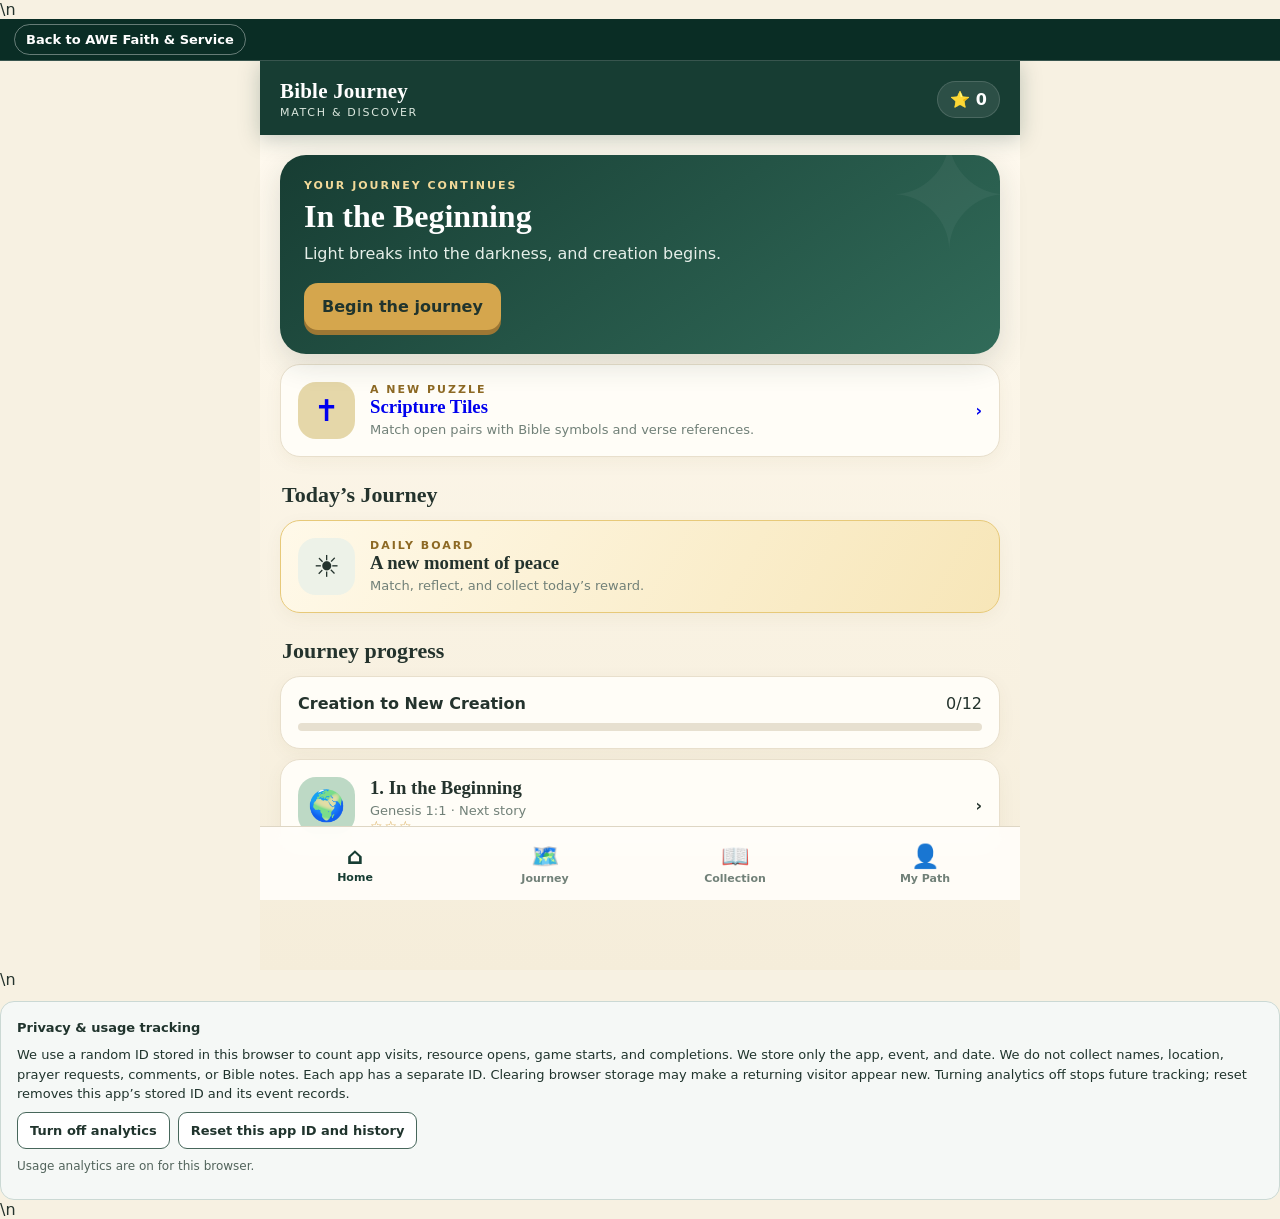
<file: index.html>
<!doctype html>
<html lang="en">
<head>
  <meta charset="UTF-8" />
  <meta name="viewport" content="width=device-width,initial-scale=1,maximum-scale=1,user-scalable=no,viewport-fit=cover" />
  <meta name="theme-color" content="#173d33" />
  <meta name="description" content="A peaceful Bible tile-matching journey from Creation onward." />
  <link rel="manifest" href="manifest.webmanifest" />
  <link rel="icon" href="icon.svg" />
  <link rel="stylesheet" href="styles.css" />
  <title>Bible Journey: Match & Discover</title>
</head>
<body>\n  <nav class="awe-return-bar" aria-label="AWE Missions app navigation"><a class="awe-return-link" href="https://awemissions.github.io/Awe-faith/">Back to AWE Faith &amp; Service</a></nav>
  <div id="app"></div>\n  <section class="analytics-privacy" aria-labelledby="analyticsPrivacyTitle"><div><strong id="analyticsPrivacyTitle">Privacy &amp; usage tracking</strong><p>We use a random ID stored in this browser to count app visits, resource opens, game starts, and completions. We store only the app, event, and date. We do not collect names, location, prayer requests, comments, or Bible notes. Each app has a separate ID. Clearing browser storage may make a returning visitor appear new. Turning analytics off stops future tracking; reset removes this app’s stored ID and its event records.</p></div><div class="analytics-actions"><button type="button" id="analyticsToggle">Turn off analytics</button><button type="button" id="analyticsReset">Reset this app ID and history</button></div><p id="analyticsStatus" class="analytics-status" role="status" aria-live="polite">Usage analytics are on for this browser.</p></section>
  <script src="analytics.js" data-app-id="bible-journey"></script>\n  <script src="app.js"></script>
  <script src="mahjong-link.js"></script>
</body>
</html>
</file>
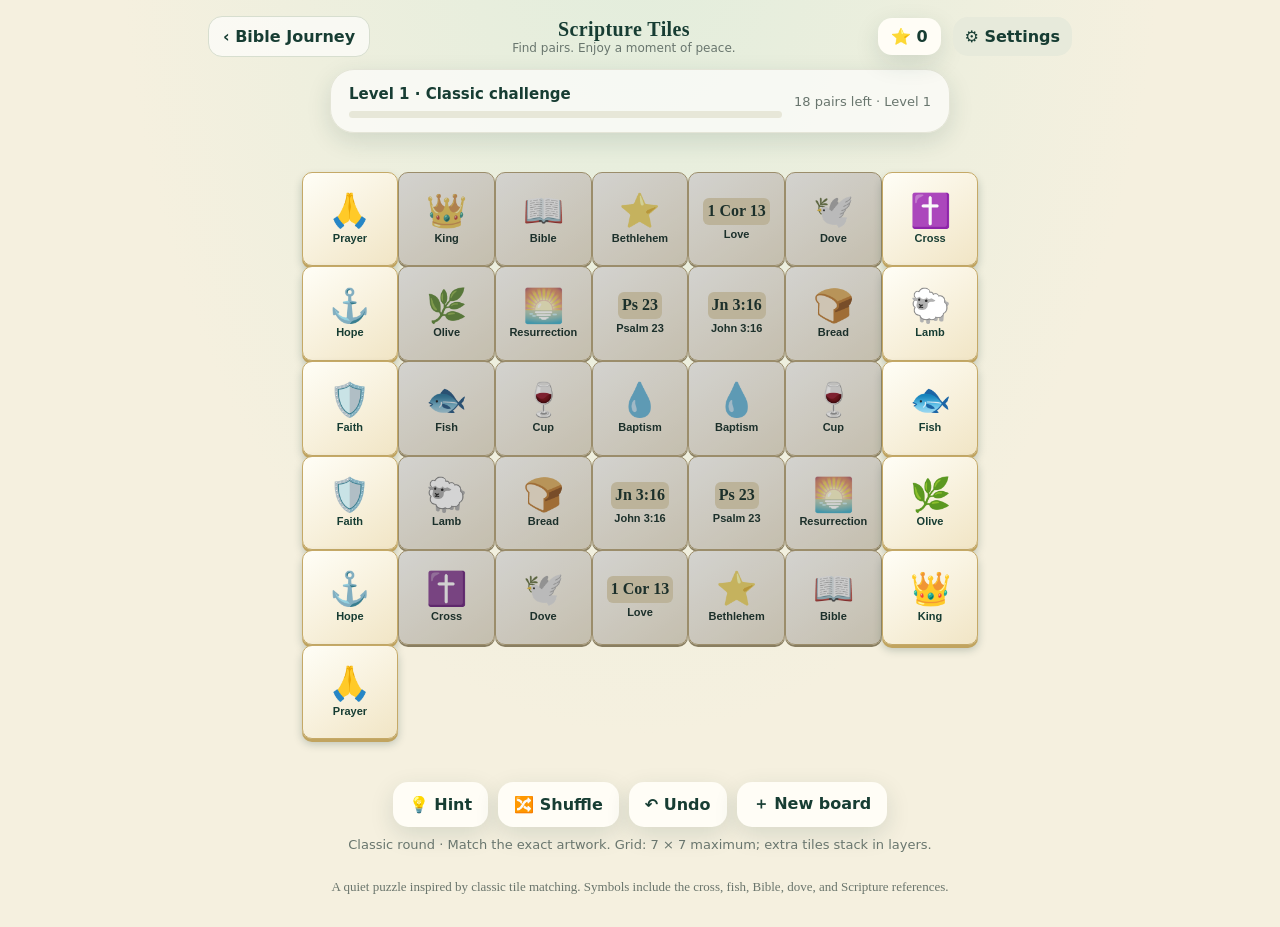
<file: christian-mahjong.html>
<!doctype html>
<html lang="en">
<head>
<meta charset="utf-8">
<meta name="viewport" content="width=device-width,initial-scale=1,viewport-fit=cover">
<meta name="theme-color" content="#173d33">
<meta name="description" content="A peaceful Christian tile-matching puzzle with Scripture-inspired symbols.">
<title>Scripture Tiles — Bible Journey</title>
<style>
.glyph.svg-glyph{width:clamp(24px,4vw,38px);height:clamp(24px,4vw,38px);font-size:0}.glyph.svg-glyph svg{width:100%;height:100%;display:block}
.settings-button{white-space:nowrap;padding:10px 12px!important}.level-label{display:block;text-align:left;font-weight:800;margin:12px 0 6px}.level-hint{font-size:13px!important;background:#f3f0e5;padding:10px;border-radius:10px}.modal input,.modal select{width:100%;border:1px solid #c8c2ae;border-radius:12px;padding:13px;font:700 18px system-ui;color:var(--forest);background:#fffdf6}
:root{--forest:#173d33;--leaf:#2d684f;--cream:#f5f0df;--paper:#fffdf6;--gold:#d9b760;--muted:#69766e;--shadow:0 8px 24px #173d3322}
*{box-sizing:border-box}body{margin:0;background:radial-gradient(ellipse at 50% -15%,#e1eddc 0,#f5f0df 58%);color:var(--forest);font-family:system-ui,-apple-system,"Segoe UI",sans-serif;min-height:100vh}
.app{max-width:900px;margin:auto;padding:16px 18px 30px}.top{display:flex;align-items:center;justify-content:space-between;gap:12px;margin-bottom:12px}.back{border:1px solid #d7decf;background:#ffffffa8;border-radius:14px;padding:10px 14px;color:var(--forest);font-weight:700;text-decoration:none}.brand{text-align:center;flex:1}.brand b{font-family:Georgia,serif;font-size:20px;letter-spacing:.02em}.brand small{display:block;color:var(--muted);font-size:12px}.score{background:#fffdf6;padding:9px 13px;border-radius:14px;font-weight:800;box-shadow:var(--shadow);white-space:nowrap}
.panel{background:#ffffffa8;border:1px solid #e4e5d7;border-radius:24px;padding:14px 18px;box-shadow:var(--shadow)}.status{display:flex;justify-content:space-between;align-items:center;gap:12px;max-width:620px;margin:0 auto 12px}.status strong{font-size:15px}.status span{font-size:13px;color:var(--muted)}.progress{height:7px;background:#e7e7d8;border-radius:20px;overflow:hidden;margin-top:8px}.progress i{display:block;height:100%;background:linear-gradient(90deg,#79a46a,#d9b760);transition:width .3s}
.board-wrap{margin:auto;max-width:720px;overflow:visible;padding:2px 0 10px}.board{position:relative;width:100%;aspect-ratio:1.37;max-height:520px;margin:auto}.tile{position:absolute;width:14%;height:20%;border:1px solid #c5a967;border-radius:10px;background:linear-gradient(145deg,#fffef7 0,#f1e5c5 100%);box-shadow:0 3px 0 #c1a45f,0 5px 7px #183d3325;display:flex;flex-direction:column;align-items:center;justify-content:center;color:#173d33;padding:2px;cursor:pointer;transition:filter .15s,transform .15s,box-shadow .15s;user-select:none;touch-action:manipulation}
.tile.free{box-shadow:0 3px 0 #c1a45f,0 5px 8px #183d3340}.tile.free:active{transform:translateY(2px)}.tile.blocked{filter:saturate(.62) brightness(.83);box-shadow:0 2px 0 #ad985f}.tile.selected{outline:3px solid #c58c27;outline-offset:2px;transform:translateY(-4px);z-index:100!important}.tile.hint{animation:pulse .65s ease-in-out 3;outline:3px solid #79a46a;outline-offset:2px;z-index:100!important}.tile.gone{visibility:hidden;pointer-events:none}.glyph{font-size:clamp(19px,4vw,33px);line-height:1.05}.tile-label{font-size:clamp(8px,1.7vw,11px);font-weight:800;line-height:1.05;margin-top:4px;text-align:center;white-space:nowrap}.glyph.word{font-family:Georgia,serif;font-size:clamp(11px,2vw,16px);font-weight:800;background:#e9d8a6;border-radius:6px;padding:5px 4px}
@keyframes pulse{50%{outline-color:#e9bd53;box-shadow:0 0 18px #d9b760aa}}
.tools{display:flex;justify-content:center;gap:10px;flex-wrap:wrap;margin:8px auto 0}.tools button,.primary,.secondary{font:inherit;font-weight:750;border:0;border-radius:15px;padding:12px 16px;cursor:pointer;touch-action:manipulation}.tools button{background:#fffdf6;color:var(--forest);box-shadow:var(--shadow);min-width:94px}.tools button:active{transform:translateY(1px)}.tools small{display:inline-block;background:#e8eddc;color:#587453;padding:2px 6px;border-radius:9px;margin-right:4px}.primary{background:var(--forest);color:white}.secondary{background:#e7eadb;color:var(--forest)}.message{min-height:24px;text-align:center;color:var(--muted);font-size:13px;margin:10px 0 0}.note{max-width:620px;margin:16px auto 0;text-align:center;color:#6a756c;font:13px/1.55 Georgia,serif}
dialog{border:0;border-radius:24px;background:var(--paper);color:var(--forest);box-shadow:0 18px 60px #10261c55;max-width:min(460px,calc(100% - 28px));padding:25px}dialog::backdrop{background:#11282088}.modal-icon{font-size:48px;text-align:center}.modal h2{font-family:Georgia,serif;text-align:center;margin:8px 0}.modal p{line-height:1.55;color:#536359}.modal-actions{display:flex;justify-content:center;gap:10px;flex-wrap:wrap;margin-top:18px}
@media(max-width:520px){.app{padding:10px 10px 24px}.top{margin-bottom:8px;flex-wrap:wrap}.back{padding:9px 10px;font-size:13px}.brand b{font-size:17px}.score{font-size:13px;padding:8px 10px}.settings-button{padding:8px 10px!important;font-size:12px}.panel{padding:12px}.board{aspect-ratio:1.18}.tile{width:15.3%;height:20.5%;border-radius:8px}.tile-label{font-size:8px}.tools{gap:7px}.tools button{min-width:78px;padding:10px 9px;font-size:13px}}
 .confetti-layer[popover]{position:fixed;inset:0;width:100vw;height:100vh;max-width:none;max-height:none;margin:0;padding:0;border:0;background:transparent;overflow:hidden;pointer-events:none}.confetti-layer{position:fixed;inset:0;overflow:hidden;pointer-events:none;z-index:99999}.confetti-piece{position:absolute;top:-20px;width:9px;height:14px;border-radius:2px;animation:confetti-fall 2.8s cubic-bezier(.2,.7,.4,1) both}@keyframes confetti-fall{to{transform:translate3d(var(--drift),110vh,0) rotate(var(--spin));opacity:0}}@media(prefers-reduced-motion:reduce){.confetti-piece{animation-duration:.01ms}}
</style>
</head>
<body>
<main class="app">
<header class="top">
<a class="back" href="./">‹ Bible Journey</a>
<div class="brand"><b>Scripture Tiles</b><small>Find pairs. Enjoy a moment of peace.</small></div>
<div class="score">⭐ <span id="score">0</span></div><button class="secondary settings-button" id="open-settings" type="button">⚙ Settings</button>
</header>
<section class="panel status">
<div style="flex:1"><strong id="board-name">Peaceful puzzle</strong><div class="progress"><i id="progress"></i></div></div>
<span id="remaining">18 pairs</span>
</section>
<div class="board-wrap"><div class="board" id="board" aria-label="Bible symbol mahjong puzzle"></div></div>
<section class="tools" aria-label="Game controls">
<button id="hint">💡 Hint</button><button id="shuffle">🔀 Shuffle</button><button id="undo">↶ Undo</button><button id="new">＋ New board</button>
</section>
<div class="message" id="message" aria-live="polite">Match identical open tiles. A tile is open when it has no tile above and one side is free.</div>
<p class="note">A quiet puzzle inspired by classic tile matching. Symbols include the cross, fish, Bible, dove, and Scripture references.</p>
</main>
<dialog id="settings"><div class="modal"><div class="modal-icon">⚙️</div><h2>Game settings</h2><p>Choose a starting level up to 4,000, then keep progressing forever. Each 250 levels adds another pair. Tiles stack when they outnumber the selected grid.</p><label class="level-label" for="level-input">Starting level</label><input id="level-input" type="number" min="1" max="4000" step="1" inputmode="numeric"><label class="level-label" for="board-size-input">Maximum board size</label><select id="board-size-input"><option value="5">5 × 5</option><option value="6">6 × 6</option><option value="7">7 × 7 · recommended for phones</option><option value="8">8 × 8</option><option value="9">9 × 9</option><option value="10">10 × 10</option></select><p class="level-hint" id="level-hint" aria-live="polite"></p><div class="modal-actions"><button class="secondary" id="cancel-settings" type="button">Cancel</button><button class="primary" id="apply-level" type="button">Start this level</button></div></div></dialog>
<dialog id="midpoint"><div class="modal"><div class="modal-icon">🎉</div><h2>Halfway there!</h2><p id="midpoint-copy"></p><p style="text-align:center;font-weight:800">+50 points · Midpoint reward</p><div class="modal-actions"><button class="primary" id="continue-board" type="button">Continue this board</button></div></div></dialog><dialog id="finish"><div class="modal"><div class="modal-icon">🏆</div><h2 id="finish-title">Level complete!</h2><p id="finish-copy"></p><p id="finish-stats" style="text-align:center;font-weight:800"></p><div class="modal-actions"><button class="secondary" id="replay-level" type="button">Replay this level</button><button class="primary" id="next-level" type="button">Play next level</button></div></div></dialog>
<script>
(function(){
"use strict";
function tileIcon(id,label,glyph,svg,accessibleLabel){return {id:id,label:label,glyph:glyph||"",svg:svg||"",accessibleLabel:accessibleLabel||label}}
function crossSvg(vertical,horizontal){return '<svg viewBox="0 0 64 64" aria-hidden="true"><rect x="25" y="5" width="14" height="54" rx="3" fill="'+vertical+'"/><rect x="6" y="21" width="52" height="14" rx="3" fill="'+horizontal+'"/></svg>'}
function sandFishSvg(){return '<svg viewBox="0 0 64 64" aria-hidden="true"><path d="M7 32c12-15 31-15 43 0-12 15-31 15-43 0Zm43 0 11-10v20Z" fill="none" stroke="#b68b4e" stroke-width="4" stroke-linecap="round" stroke-linejoin="round"/><circle cx="19" cy="29" r="2.2" fill="#8f6b3d"/><path d="M17 38c8 3 19 3 27 0M20 24c7-4 16-5 23-2" fill="none" stroke="#d2ad70" stroke-width="2" stroke-linecap="round"/></svg>'}
function fishSvg(fill,stroke){return '<svg viewBox="0 0 64 64" aria-hidden="true"><path d="M7 32c12-15 31-15 43 0-12 15-31 15-43 0Zm43 0 11-10v20Z" fill="'+fill+'" stroke="'+stroke+'" stroke-width="3" stroke-linejoin="round"/><circle cx="19" cy="29" r="2.2" fill="'+stroke+'"/><path d="M31 21v22" stroke="'+stroke+'" stroke-width="2"/></svg>'}
function doveSvg(color){return '<svg viewBox="0 0 64 64" aria-hidden="true"><path d="M8 39c10-2 14-9 16-21 8 3 13 9 15 16 7-5 12-6 18-4-4 5-9 9-16 11-8 3-19 3-33-2Zm27-6 5 13-9-6M18 36 9 29l13 2" fill="none" stroke="'+color+'" stroke-width="4" stroke-linecap="round" stroke-linejoin="round"/><circle cx="48" cy="31" r="1.7" fill="'+color+'"/></svg>'}
var symbols=[
 tileIcon("cross","Cross","✝️"),tileIcon("fish","Fish","🐟"),tileIcon("bible","Bible","📖"),tileIcon("dove","Dove","🕊️"),tileIcon("king","King","👑"),tileIcon("bread","Bread","🍞"),
 tileIcon("cup","Cup","🍷"),tileIcon("lamb","Lamb","🐑"),tileIcon("prayer","Prayer","🙏"),tileIcon("hope","Hope","⚓"),tileIcon("olive","Olive","🌿"),tileIcon("bethlehem","Bethlehem","⭐"),
 tileIcon("john316","John 3:16","Jn 3:16"),tileIcon("love","Love","1 Cor 13"),tileIcon("psalm23","Psalm 23","Ps 23"),tileIcon("resurrection","Resurrection","🌅"),
 tileIcon("baptism","Baptism","💧"),tileIcon("faith","Faith","🛡️")
];
var lookalikeSymbols=[
 tileIcon("cross-red","Cross","",crossSvg("#d54137","#d54137"),"solid red cross"),
 tileIcon("cross-bluebar","Cross","",crossSvg("#d54137","#3478d4"),"red cross with blue horizontal bar"),
 tileIcon("fish","Fish","🐟",null,"realistic fish"),
 tileIcon("fish-sand","Fish","",sandFishSvg(),"fish drawn in sand"),
 symbols[2],symbols[3],symbols[4],symbols[5],symbols[6],symbols[7],symbols[8],symbols[9],symbols[10],symbols[11],symbols[12],symbols[13],symbols[14],symbols[15],symbols[16],symbols[17],
 tileIcon("cross-gold","Cross","",crossSvg("#c79a40","#c79a40"),"gold cross"),
 tileIcon("fish-blue","Fish","",fishSvg("#4c9abf","#174c68"),"blue fish silhouette"),
 tileIcon("dove-blue","Dove","",doveSvg("#4387c4"),"blue outlined dove"),
 tileIcon("fish-sand-stipple","Fish","",sandFishSvg(),"stippled sand fish")
];
var layouts=[];
for(var y=0;y<4;y++)for(var x=0;x<6;x++)layouts.push({x:x,y:y,z:0});
for(var y2=1;y2<3;y2++)for(var x2=1;x2<5;x2++)layouts.push({x:x2,y:y2,z:1});
for(var y3=1;y3<3;y3++)for(var x3=2;x3<4;x3++)layouts.push({x:x3,y:y3,z:2});
var board=document.getElementById("board"),message=document.getElementById("message"),selected=null,history=[],moves=0,matched=0,seed=0,totalPairs=18;
var selectedLevel=1,currentLevel=1n,boardSize=7,streak=0,bestStreak=0,midpointShown=false;
try{var savedLevel=localStorage.getItem("scripture-tiles-level")||"1";if(/^\d+$/.test(savedLevel))currentLevel=BigInt(savedLevel);selectedLevel=currentLevel<=4000n?Number(currentLevel):4000;var savedBoardSize=parseInt(localStorage.getItem("scripture-tiles-board-size")||"7",10);if(savedBoardSize>=5&&savedBoardSize<=10)boardSize=savedBoardSize}catch(e){}
var scoreNode=document.getElementById("score"),remainNode=document.getElementById("remaining"),progress=document.getElementById("progress"),boardName=document.getElementById("board-name");
var saved=0;try{saved=Number(localStorage.getItem("scripture-tiles-score")||0)}catch(e){}
scoreNode.textContent=saved;
function shuffle(a){for(var i=a.length-1;i>0;i--){var j=Math.floor(Math.random()*(i+1)),v=a[i];a[i]=a[j];a[j]=v}return a}
function makeGuaranteedDeck(positions,tileTypes){
 var removed=new Uint8Array(positions.length),byXY=Object.create(null),byPos=Object.create(null),pairs=[],remaining=positions.length;
 function xyKey(p){return p.x+","+p.y}
 function posKey(p){return p.x+","+p.y+","+p.z}
 positions.forEach(function(p,i){var xy=xyKey(p);(byXY[xy]||(byXY[xy]=[])).push(i);byPos[posKey(p)]=i});
 function free(i){
  if(removed[i])return false;
  var p=positions[i],same=byXY[xyKey(p)];
  for(var k=0;k<same.length;k++){var above=same[k];if(!removed[above]&&positions[above].z>p.z)return false}
  var left=byPos[(p.x-1)+","+p.y+","+p.z],right=byPos[(p.x+1)+","+p.y+","+p.z];
  return (left===undefined||removed[left]===1)||(right===undefined||removed[right]===1);
 }
 while(remaining>0){
  var open=[];for(var i=0;i<positions.length;i++)if(free(i))open.push(i);
  if(open.length<2)return null;
  var first=open[0],last=open[open.length-1];pairs.push([first,last]);removed[first]=removed[last]=1;remaining-=2;
 }
 var pairValues=tileTypes.slice();shuffle(pairValues);
 var deck=new Array(positions.length);
 pairs.forEach(function(pair,i){deck[pair[0]]=pairValues[i];deck[pair[1]]=pairValues[i]});
 return deck;
}
function pairsForLevel(level){return 18+Number((level-1n)/250n)}
function tileTypesForLevel(level,pairCount){var pool=level%2n===0n?lookalikeSymbols:symbols,out=[];for(var i=0;i<pairCount;i++)out.push(pool[i%pool.length]);return out}
function buildLayout(pairCount,size){
 var total=pairCount*2,cells=size*size,coords=[];
 for(var i=0;i<total;i++){
  var layer=Math.floor(i/cells),slot=i%cells;
  slot=(slot+layer*Math.max(1,Math.floor(size/2)))%cells;
  coords.push({x:slot%size,y:Math.floor(slot/size),z:layer});
 }
 var rows=Math.min(size,Math.ceil(Math.min(total,cells)/size));
 return {tiles:coords,cols:size,rows:Math.max(1,rows)};
}
function deal(advance,useSavedLevel){
 if(advance)currentLevel++;else if(!useSavedLevel)currentLevel=BigInt(selectedLevel);
 seed++; selected=null;history=[];moves=0;matched=0;streak=0;bestStreak=0;midpointShown=false;totalPairs=pairsForLevel(currentLevel);try{localStorage.setItem("scripture-tiles-level",String(currentLevel))}catch(e){}
 var layout=buildLayout(totalPairs,boardSize),positions=layout.tiles;
 var isLookalike=currentLevel%2n===0n,tileTypes=tileTypesForLevel(currentLevel,totalPairs);
 var deck=makeGuaranteedDeck(positions,tileTypes);if(!deck){deck=[];tileTypes.forEach(function(sym){deck.push(sym,sym)});shuffle(deck)}
 var rows=layout.rows,cols=layout.cols;
 board.style.aspectRatio=cols+"/"+rows;board.style.maxHeight="none";
 window.tiles=positions.map(function(pos,i){return {id:i,x:pos.x,y:pos.y,z:pos.z,symbol:deck[i],gone:false,rows:rows,cols:cols}});
 boardName.textContent="Level "+currentLevel+" · "+(isLookalike?"Color & shape challenge":"Classic challenge");
 render();var roundMessage=(isLookalike?"Look-alike round":"Classic round")+" · Match the exact artwork. Grid: "+boardSize+" × "+boardSize+" maximum; extra tiles stack in layers.";var activePool=isLookalike?lookalikeSymbols:symbols;if(totalPairs>activePool.length)roundMessage+=" Strategy round: some artwork repeats across multiple pairs. Choose carefully; a poor pairing can leave no open match. Shuffle will restore a solvable layout.";say(roundMessage);
}
function above(t){return window.tiles.some(function(o){return !o.gone&&o.z>t.z&&Math.abs(o.x-t.x)<1&&Math.abs(o.y-t.y)<1})}
function neighbor(t,dir){return window.tiles.some(function(o){return !o.gone&&o.z===t.z&&o.y===t.y&&o.x===t.x+dir})}
function free(t){return !t.gone&&!above(t)&&(!neighbor(t,-1)||!neighbor(t,1))}
function available(){var f=window.tiles.filter(free),pairs=[];for(var i=0;i<f.length;i++)for(var j=i+1;j<f.length;j++)if(f[i].symbol===f[j].symbol)pairs.push([f[i],f[j]]);return pairs}
function position(t){var stepX=94/t.cols,stepY=92/Math.max(1,t.rows),tileWidth=94/t.cols,tileHeight=92/Math.max(1,t.rows);return {left:(3+t.x*stepX)+"%",top:(4+t.y*stepY)+"%",width:tileWidth+"%",height:tileHeight+"%"}}
function render(){
 board.innerHTML="";
 window.tiles.slice().sort(function(a,b){return a.z-b.z||a.id-b.id}).forEach(function(t){
 var b=document.createElement("button");b.type="button";b.className="tile "+(free(t)?"free":"blocked")+(t.gone?" gone":"")+(selected===t.id?" selected":"");b.setAttribute("data-id",String(t.id));b.setAttribute("aria-label",t.symbol.accessibleLabel+(free(t)?", open":", blocked"));
 var p=position(t);b.style.left=p.left;b.style.top=p.top;if(p.width){b.style.width=p.width;b.style.height=p.height}b.style.zIndex=10+t.z*50+t.id;
 var glyph=document.createElement("span");glyph.className="glyph"+(t.symbol.svg?" svg-glyph":(t.symbol.glyph.length>4||t.symbol.glyph.indexOf(" ")>=0?" word":""));if(t.symbol.svg)glyph.innerHTML=t.symbol.svg;else glyph.textContent=t.symbol.glyph;
 var label=document.createElement("span");label.className="tile-label";label.textContent=t.symbol.label;b.append(glyph,label);b.onclick=function(){tap(t)};board.appendChild(b);
 });
 remainNode.textContent=(totalPairs-matched)+" pairs left · Level "+currentLevel;
 progress.style.width=(matched/totalPairs*100)+"%";
}
function say(text){message.textContent=text}
function addPoints(points){saved+=points;scoreNode.textContent=saved;try{localStorage.setItem("scripture-tiles-score",String(saved))}catch(e){}}
function celebrate(count){
 var reduced=window.matchMedia&&window.matchMedia("(prefers-reduced-motion: reduce)").matches;
 if(reduced)count=Math.min(count,24);
 var layer=document.createElement("div");layer.className="confetti-layer";layer.setAttribute("aria-hidden","true");
 var colors=["#d54137","#3478d4","#d9b760","#66a876","#f08b45","#8b6bc4"];
 for(var i=0;i<count;i++){var piece=document.createElement("i");piece.className="confetti-piece";piece.style.left=(Math.random()*100)+"%";piece.style.backgroundColor=colors[i%colors.length];if(reduced){piece.style.animation="none";piece.style.top=(Math.random()*88)+"%";piece.style.transform="rotate("+(Math.random()*360)+"deg)"}else{piece.style.setProperty("--drift",((Math.random()-.5)*260)+"px");piece.style.setProperty("--spin",(Math.random()*900+360)+"deg");piece.style.animationDelay=(Math.random()*.55)+"s";piece.style.animationDuration=(2.2+Math.random()*1.4)+"s"}layer.appendChild(piece)}
 if(typeof layer.showPopover==="function"){layer.setAttribute("popover","manual");document.body.appendChild(layer);layer.showPopover()}else{var openDialog=document.querySelector("dialog[open]");(openDialog||document.body).appendChild(layer)}setTimeout(function(){layer.remove()},reduced?1800:4300);
}
function tap(t){
 if(!free(t)){say("That tile is covered or closed on both sides.");return}
 if(selected===null){selected=t.id;render();return}
 if(selected===t.id){selected=null;render();return}
 var first=window.tiles.find(function(x){return x.id===selected});
 moves++;
 if(first.symbol.id===t.symbol.id){
  first.gone=true;t.gone=true;history.push([first.id,t.id]);selected=null;matched++;streak++;bestStreak=Math.max(bestStreak,streak);addPoints(10);
  var streakReward=streak>0&&streak%5===0;
  if(streakReward){addPoints(25);celebrate(34)}
  render();
  if(matched===totalPairs){
   addPoints(100);
   document.getElementById("finish-title").textContent="Level "+currentLevel+" complete!";
   document.getElementById("finish-copy").textContent="You cleared every pair. Your next board is Level "+(currentLevel+1n)+". The next board starts only when you choose Play next level.";
   document.getElementById("finish-stats").textContent=moves+" moves · best streak "+bestStreak+" · +100 completion points · "+saved+" total points";
   document.getElementById("finish").showModal();celebrate(100);return;
  }
  if(!midpointShown&&matched>=Math.ceil(totalPairs/2)){
   midpointShown=true;addPoints(50);
   document.getElementById("midpoint-copy").textContent="You have matched "+matched+" of "+totalPairs+" pairs on Level "+currentLevel+". This is a reward checkpoint, not the end of the level. Continue this board to finish the remaining pairs.";
   document.getElementById("midpoint").showModal();celebrate(58);return;
  }
  if(streakReward)say("🔥 "+streak+"-match streak! +25 bonus points.");
  else if(!available().length)say("No open pair right now. Shuffle will restore a solvable layout from the remaining tiles.");
  else say("A match! "+(totalPairs>24?"Choose repeated artwork carefully; some pairings can block your next match.":"Keep going at your own pace."));
 }else{
  streak=0;selected=t.id;say("Those symbols do not match. Choose another open tile.");
  render();
 }
}
document.getElementById("hint").onclick=function(){var p=available()[0];if(!p){say("No open pair. Shuffle the board to uncover a match.");return}selected=p[0].id;render();var first=board.querySelector('[data-id="'+p[0].id+'"]');var second=board.querySelector('[data-id="'+p[1].id+'"]');if(first)first.classList.add("hint");if(second)second.classList.add("hint");say("Look for the highlighted "+p[0].symbol.label+" pair.");setTimeout(function(){if(first)first.classList.remove("hint");if(second)second.classList.remove("hint")},2000)};
document.getElementById("shuffle").onclick=function(){var active=window.tiles.filter(function(t){return !t.gone}),activePositions=active.map(function(t){return {x:t.x,y:t.y,z:t.z}}),types=tileTypesForLevel(currentLevel,active.length/2),deck=makeGuaranteedDeck(activePositions,types);if(!deck){say("Could not reshuffle this layout. Start the same level again from Settings.");return}active.forEach(function(t,i){t.symbol=deck[i]});selected=null;history=[];streak=0;render();say("Reshuffled! The remaining tiles now have a guaranteed solution. Cleared pairs stay cleared; undo history has reset.")};
document.getElementById("undo").onclick=function(){var last=history.pop();if(!last){say("There are no matches to undo yet.");return}last.forEach(function(id){window.tiles[id].gone=false});matched--;selected=null;render();say("Last match restored.")};
document.getElementById("new").onclick=function(){if(confirm("Start the next level? Your points will be kept."))deal(true)};
document.getElementById("open-settings").onclick=function(){document.getElementById("level-input").value=selectedLevel;document.getElementById("board-size-input").value=boardSize;document.getElementById("settings").showModal();updateLevelHint()};
document.getElementById("cancel-settings").onclick=function(){document.getElementById("settings").close()};
document.getElementById("level-input").oninput=updateLevelHint;document.getElementById("board-size-input").onchange=updateLevelHint;
function updateLevelHint(){var value=Math.max(1,Math.min(4000,parseInt(document.getElementById("level-input").value||"1",10)||1)),size=parseInt(document.getElementById("board-size-input").value||"7",10)||7;var level=BigInt(value),pairs=pairsForLevel(level),mode=level%2n===0n?"color-and-shape look-alikes":"classic tiles";document.getElementById("level-hint").textContent="Level "+value+" starts with "+pairs+" pairs using "+mode+". Grid: "+size+" × "+size+" maximum; extra tiles stack in layers. 7 × 7 is recommended for phones."}
document.getElementById("apply-level").onclick=function(){var field=document.getElementById("level-input");selectedLevel=Math.max(1,Math.min(4000,parseInt(field.value||"1",10)||1));field.value=selectedLevel;boardSize=Math.max(5,Math.min(10,parseInt(document.getElementById("board-size-input").value||"7",10)||7));try{localStorage.setItem("scripture-tiles-level",String(selectedLevel));localStorage.setItem("scripture-tiles-board-size",String(boardSize))}catch(e){}currentLevel=BigInt(selectedLevel);document.getElementById("settings").close();deal(false)};
document.getElementById("continue-board").onclick=function(){document.getElementById("midpoint").close();say("Midpoint reward earned. Continue the same Level "+currentLevel+" board.")};
document.getElementById("replay-level").onclick=function(){document.getElementById("finish").close();deal(false,true)};
document.getElementById("next-level").onclick=function(){document.getElementById("finish").close();deal(true)};
deal(false,true);
})();
</script>
</body>
</html>
</file>
<file: styles.css>
:root{--forest:#173d33;--forest2:#245548;--cream:#f7f1e2;--paper:#fffdf7;--gold:#d5a64d;--ink:#24332d;--muted:#718078;--rose:#b95f55;--shadow:0 10px 30px rgba(29,53,45,.14)}
*{box-sizing:border-box;-webkit-tap-highlight-color:transparent}html,body{margin:0;min-height:100%;background:var(--cream);font-family:Inter,system-ui,-apple-system,"Segoe UI",sans-serif;color:var(--ink)}body{overscroll-behavior:none}button{font:inherit;color:inherit}.shell{min-height:100vh;max-width:760px;margin:auto;background:linear-gradient(180deg,#fffaf0,#f5edda);position:relative;padding-bottom:88px}.topbar{padding:max(18px,env(safe-area-inset-top)) 20px 16px;background:var(--forest);color:white;display:flex;align-items:center;justify-content:space-between;box-shadow:0 4px 20px #173d3340}.brand{font-family:Georgia,serif;font-weight:700;font-size:21px;letter-spacing:.2px}.subbrand{font-size:11px;color:#dce8df;letter-spacing:1.7px;text-transform:uppercase;margin-top:2px}.pill{background:#ffffff18;border:1px solid #ffffff24;border-radius:999px;padding:8px 12px;font-weight:700}.screen{padding:20px}.hero{background:linear-gradient(145deg,var(--forest),#316b59);border-radius:26px;padding:24px;color:white;box-shadow:var(--shadow);overflow:hidden;position:relative}.hero:after{content:"✦";position:absolute;right:-12px;top:-45px;font-size:150px;color:#ffffff0c}.eyebrow{text-transform:uppercase;letter-spacing:2px;font-size:11px;color:#f2d999;font-weight:800}.hero h1{font-family:Georgia,serif;font-size:32px;line-height:1.05;margin:8px 0}.hero p{color:#e6efe9;line-height:1.45;margin:0 0 18px}.primary,.secondary,.icon-btn{border:0;border-radius:14px;padding:14px 18px;font-weight:800;cursor:pointer}.primary{background:var(--gold);color:#20342d;box-shadow:0 5px 0 #9d7734}.primary:active{transform:translateY(3px);box-shadow:0 2px 0 #9d7734}.secondary{background:#fff;border:1px solid #ded6c4}.section-title{font-family:Georgia,serif;font-size:22px;margin:25px 2px 12px}.journey-card,.card{background:var(--paper);border:1px solid #e8dfcc;border-radius:20px;padding:17px;box-shadow:0 5px 18px #624b1d0d;margin:10px 0}.journey-card{display:flex;gap:15px;align-items:center}.chapter-icon{width:57px;height:57px;display:grid;place-items:center;border-radius:18px;background:#edf2e8;font-size:30px;flex:none}.journey-card h3{margin:0 0 4px;font-family:Georgia,serif}.journey-card p{font-size:13px;color:var(--muted);margin:0}.stars{color:var(--gold);letter-spacing:2px;font-size:14px}.locked{filter:grayscale(.7);opacity:.58}.daily{background:linear-gradient(120deg,#fff9e9,#f7e6b8);border-color:#e7c979}.progress{height:8px;border-radius:10px;background:#e7e0d0;overflow:hidden;margin-top:10px}.progress i{display:block;height:100%;background:var(--gold);border-radius:10px}.bottom-nav{position:fixed;z-index:20;bottom:0;left:50%;transform:translateX(-50%);width:min(760px,100%);height:74px;padding-bottom:env(safe-area-inset-bottom);display:flex;background:#fffdf9eF;backdrop-filter:blur(10px);border-top:1px solid #ded6c4}.nav-btn{flex:1;border:0;background:none;color:#718078;font-size:11px;font-weight:700}.nav-btn span{display:block;font-size:23px;margin-bottom:2px}.nav-btn.active{color:var(--forest)}
.game-shell{min-height:100vh;max-width:760px;margin:auto;background:radial-gradient(circle at 50% 15%,#fffdf7,#ede3ca);padding-bottom:20px}.game-head{padding:max(14px,env(safe-area-inset-top)) 14px 8px;display:grid;grid-template-columns:44px 1fr 44px;align-items:center;text-align:center}.back,.round-btn{border:0;background:#ffffffb8;border-radius:14px;width:42px;height:42px;font-size:20px;box-shadow:0 3px 12px #2e40251a}.game-title{font:700 18px Georgia,serif}.game-sub{font-size:11px;color:var(--muted);margin-top:3px}.objective{text-align:center;font-size:12px;color:var(--muted)}.board-wrap{padding:10px;display:flex;justify-content:center;align-items:center;min-height:58vh}.board{width:min(94vw,600px);aspect-ratio:6/7;position:relative}.tile{position:absolute;width:15.5%;height:11.8%;border:2px solid #d8cfb9;border-bottom-width:5px;border-radius:12px;background:linear-gradient(145deg,#fff,#f7f0de);box-shadow:0 5px 9px #56421b2c;display:grid;place-items:center;transition:.18s transform,.18s opacity,.18s filter;user-select:none}.tile .symbol{font-size:clamp(23px,7vw,40px);filter:drop-shadow(0 2px 1px #fff)}.tile .label{position:absolute;bottom:3px;font-size:clamp(7px,1.7vw,10px);font-weight:800;color:#59665e;text-transform:uppercase;letter-spacing:.4px}.tile.blocked{filter:brightness(.72) saturate(.65);box-shadow:0 3px 6px #2c2d2630}.tile.selected{transform:translateY(-7px) scale(1.04);border-color:var(--gold);background:#fff6d4;box-shadow:0 9px 18px #b88b3070}.tile.matched{opacity:0;transform:scale(.4) rotate(8deg);pointer-events:none}.game-tools{display:flex;justify-content:center;gap:12px;padding:4px 10px}.tool{border:1px solid #ddd3bc;background:#fffdf8;border-radius:16px;width:76px;padding:9px 4px;font-size:11px;font-weight:700}.tool b{display:block;font-size:22px}.tool small{position:absolute;background:var(--forest);color:#fff;border-radius:10px;padding:1px 5px}.toast{position:fixed;left:50%;bottom:105px;transform:translateX(-50%);z-index:30;background:#203a31;color:white;padding:11px 16px;border-radius:99px;font-weight:700;box-shadow:var(--shadow);animation:toast 2.2s forwards;white-space:nowrap}@keyframes toast{0%{opacity:0;transform:translate(-50%,10px)}15%,80%{opacity:1;transform:translate(-50%,0)}100%{opacity:0}}
.modal-bg{position:fixed;z-index:50;inset:0;background:#10271fbb;display:flex;align-items:flex-end;justify-content:center}.modal{width:min(760px,100%);max-height:92vh;overflow:auto;background:var(--paper);border-radius:28px 28px 0 0;padding:28px 22px max(26px,env(safe-area-inset-bottom));text-align:center;animation:up .35s ease-out}@keyframes up{from{transform:translateY(30%);opacity:0}}.big-icon{font-size:68px}.modal h2{font:700 30px Georgia,serif;margin:8px}.modal .verse{font:italic 18px/1.55 Georgia,serif;color:#3c4f46;background:#f5f0e5;border-left:4px solid var(--gold);padding:15px;text-align:left;border-radius:8px}.modal .context{text-align:left;line-height:1.55;color:#56645d}.modal-actions{display:flex;gap:10px;margin-top:18px}.modal-actions>*{flex:1}.reward-stars{font-size:35px;color:var(--gold);letter-spacing:5px}.collection-grid{display:grid;grid-template-columns:repeat(2,1fr);gap:12px}.collect{aspect-ratio:4/5;background:linear-gradient(145deg,#fff9e7,#eee1bf);border:1px solid #dcc893;border-radius:18px;display:flex;flex-direction:column;justify-content:center;align-items:center;padding:10px;text-align:center}.collect .art{font-size:52px}.collect h4{margin:8px 0 2px;font-family:Georgia,serif}.collect.locked-card{filter:grayscale(1);opacity:.45}.stat-grid{display:grid;grid-template-columns:repeat(2,1fr);gap:12px}.stat{text-align:center}.stat strong{display:block;font:700 28px Georgia,serif;color:var(--forest)}.settings-row{display:flex;align-items:center;justify-content:space-between;padding:12px 0;border-bottom:1px solid #e8dfcc}.switch{width:50px;height:28px;border-radius:20px;border:0;background:#c7c7c7;padding:3px}.switch i{display:block;width:22px;height:22px;border-radius:50%;background:white;transition:.2s}.switch.on{background:var(--forest)}.switch.on i{transform:translateX(22px)}@media(min-width:620px){.board{aspect-ratio:1}.tile{height:14.8%}.modal-bg{align-items:center}.modal{border-radius:28px;max-width:650px}}

.awe-return-bar{position:sticky;top:0;z-index:100;min-height:42px;display:flex;align-items:center;padding:0 14px;background:#0a2d25;border-bottom:1px solid #ffffff30}.awe-return-link{display:inline-flex;align-items:center;color:#fff;font:700 13px/1.2 system-ui,sans-serif;text-decoration:none;padding:7px 11px;border:1px solid #ffffff60;border-radius:99px}.awe-return-link:hover,.awe-return-link:focus{background:#ffffff1a;color:#fff;text-decoration:underline}

.analytics-privacy{flex:0 0 100%;width:100%;margin-top:12px;padding:16px;border:1px solid #cbd9d4;border-radius:14px;background:#f5f8f6;color:#20342d;font-size:13px;line-height:1.5}
.analytics-privacy p{margin:8px 0}.analytics-actions{display:flex;gap:8px;flex-wrap:wrap}.analytics-actions button{border:1px solid #47675b;border-radius:9px;padding:8px 12px;background:#fff;color:#20342d;font:inherit;font-weight:700;cursor:pointer}.analytics-status{font-size:12px;color:#52645c}
</file>
